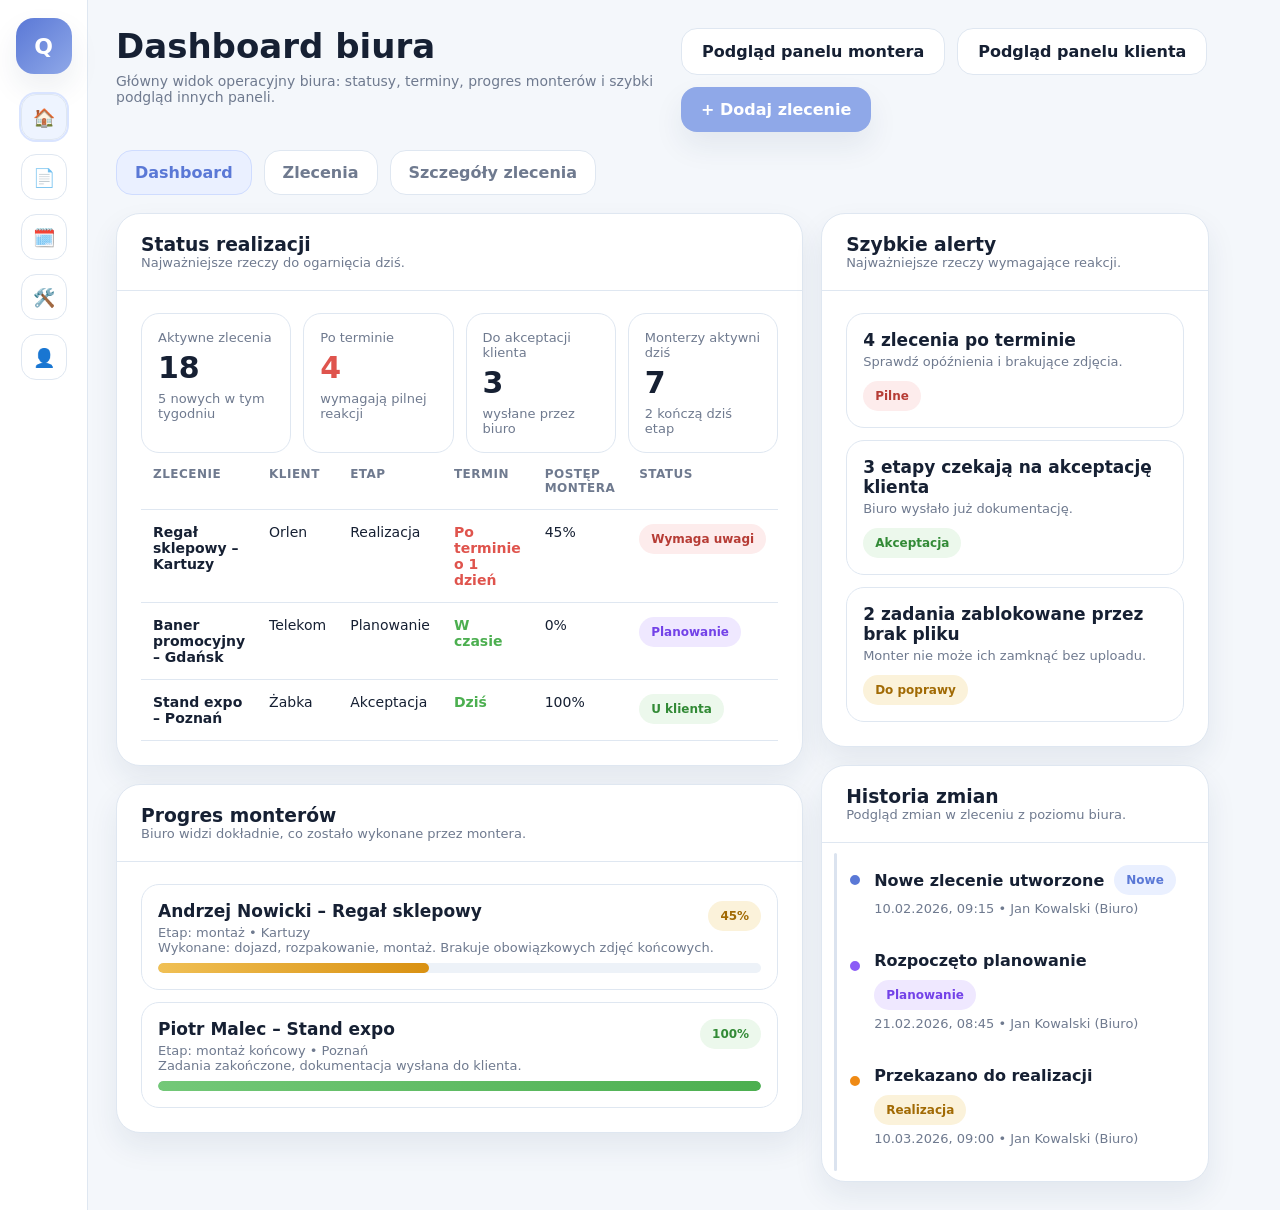
<file: docs/index.html>
<!DOCTYPE html>
<html lang="pl">
<head>
  <meta charset="UTF-8" />
  <meta name="viewport" content="width=device-width, initial-scale=1.0" />
  <title>Dashboard biura</title>
  <link rel="stylesheet" href="styles.css" />
</head>
<body>
  <div class="app">
    <aside class="sidebar">
      <div class="logo">Q</div>
      <a class="side-icon active" href="index.html">🏠</a>
      <a class="side-icon" href="zlecenia.html">📄</a>
      <a class="side-icon" href="zlecenie.html">🗓️</a>
      <a class="side-icon" href="monter.html">🛠️</a>
      <a class="side-icon" href="klient.html">👤</a>
    </aside>

    <main class="main">
      <div class="topbar">
        <div class="title-wrap">
          <h1>Dashboard biura</h1>
          <p>Główny widok operacyjny biura: statusy, terminy, progres monterów i szybki podgląd innych paneli.</p>
        </div>
        <div class="top-actions">
          <a class="btn btn-secondary" href="monter.html">Podgląd panelu montera</a>
          <a class="btn btn-secondary" href="klient.html">Podgląd panelu klienta</a>
          <a class="btn btn-primary" href="zlecenie.html">+ Dodaj zlecenie</a>
        </div>
      </div>

      <div class="tabs">
        <a class="tab active" href="index.html">Dashboard</a>
        <a class="tab" href="zlecenia.html">Zlecenia</a>
        <a class="tab" href="zlecenie.html">Szczegóły zlecenia</a>
      </div>

      <div class="grid-2">
        <div>
          <div class="card">
            <div class="card-header">
              <div>
                <h3>Status realizacji</h3>
                <p>Najważniejsze rzeczy do ogarnięcia dziś.</p>
              </div>
            </div>
            <div class="card-body">
              <div class="stats">
                <div class="stat">
                  <div class="label">Aktywne zlecenia</div>
                  <div class="value">18</div>
                  <div class="small">5 nowych w tym tygodniu</div>
                </div>
                <div class="stat">
                  <div class="label">Po terminie</div>
                  <div class="value overdue">4</div>
                  <div class="small">wymagają pilnej reakcji</div>
                </div>
                <div class="stat">
                  <div class="label">Do akceptacji klienta</div>
                  <div class="value">3</div>
                  <div class="small">wysłane przez biuro</div>
                </div>
                <div class="stat">
                  <div class="label">Monterzy aktywni dziś</div>
                  <div class="value">7</div>
                  <div class="small">2 kończą dziś etap</div>
                </div>
              </div>

              <table>
                <thead>
                  <tr>
                    <th>Zlecenie</th>
                    <th>Klient</th>
                    <th>Etap</th>
                    <th>Termin</th>
                    <th>Postęp montera</th>
                    <th>Status</th>
                  </tr>
                </thead>
                <tbody>
                  <tr>
                    <td><strong>Regał sklepowy – Kartuzy</strong></td>
                    <td>Orlen</td>
                    <td>Realizacja</td>
                    <td><span class="overdue">Po terminie o 1 dzień</span></td>
                    <td>45%</td>
                    <td><span class="badge danger">Wymaga uwagi</span></td>
                  </tr>
                  <tr>
                    <td><strong>Baner promocyjny – Gdańsk</strong></td>
                    <td>Telekom</td>
                    <td>Planowanie</td>
                    <td><span class="on-time">W czasie</span></td>
                    <td>0%</td>
                    <td><span class="badge violet">Planowanie</span></td>
                  </tr>
                  <tr>
                    <td><strong>Stand expo – Poznań</strong></td>
                    <td>Żabka</td>
                    <td>Akceptacja</td>
                    <td><span class="on-time">Dziś</span></td>
                    <td>100%</td>
                    <td><span class="badge success">U klienta</span></td>
                  </tr>
                </tbody>
              </table>
            </div>
          </div>

          <div class="card">
            <div class="card-header">
              <div>
                <h3>Progres monterów</h3>
                <p>Biuro widzi dokładnie, co zostało wykonane przez montera.</p>
              </div>
            </div>
            <div class="card-body list">
              <div class="task-card">
                <div class="task-top">
                  <div>
                    <div class="task-title">Andrzej Nowicki – Regał sklepowy</div>
                    <div class="task-meta">Etap: montaż • Kartuzy</div>
                  </div>
                  <span class="badge warning">45%</span>
                </div>
                <div class="small">Wykonane: dojazd, rozpakowanie, montaż. Brakuje obowiązkowych zdjęć końcowych.</div>
                <div class="progress warning"><span style="width:45%"></span></div>
              </div>

              <div class="task-card">
                <div class="task-top">
                  <div>
                    <div class="task-title">Piotr Malec – Stand expo</div>
                    <div class="task-meta">Etap: montaż końcowy • Poznań</div>
                  </div>
                  <span class="badge success">100%</span>
                </div>
                <div class="small">Zadania zakończone, dokumentacja wysłana do klienta.</div>
                <div class="progress success"><span style="width:100%"></span></div>
              </div>
            </div>
          </div>
        </div>

        <div>
          <div class="card">
            <div class="card-header">
              <div>
                <h3>Szybkie alerty</h3>
                <p>Najważniejsze rzeczy wymagające reakcji.</p>
              </div>
            </div>
            <div class="card-body list">
              <div class="task-card">
                <div class="task-top">
                  <div>
                    <div class="task-title">4 zlecenia po terminie</div>
                    <div class="task-meta">Sprawdź opóźnienia i brakujące zdjęcia.</div>
                  </div>
                  <span class="badge danger">Pilne</span>
                </div>
              </div>
              <div class="task-card">
                <div class="task-top">
                  <div>
                    <div class="task-title">3 etapy czekają na akceptację klienta</div>
                    <div class="task-meta">Biuro wysłało już dokumentację.</div>
                  </div>
                  <span class="badge success">Akceptacja</span>
                </div>
              </div>
              <div class="task-card">
                <div class="task-top">
                  <div>
                    <div class="task-title">2 zadania zablokowane przez brak pliku</div>
                    <div class="task-meta">Monter nie może ich zamknąć bez uploadu.</div>
                  </div>
                  <span class="badge warning">Do poprawy</span>
                </div>
              </div>
            </div>
          </div>

          <div class="card">
            <div class="card-header">
              <div>
                <h3>Historia zmian</h3>
                <p>Podgląd zmian w zleceniu z poziomu biura.</p>
              </div>
            </div>
            <div class="card-body history">
              <div class="history-item">
                <span class="history-dot dot-blue"></span>
                <div class="history-title">Nowe zlecenie utworzone <span class="badge info">Nowe</span></div>
                <div class="history-desc">10.02.2026, 09:15 • Jan Kowalski (Biuro)</div>
              </div>
              <div class="history-item">
                <span class="history-dot dot-violet"></span>
                <div class="history-title">Rozpoczęto planowanie <span class="badge violet">Planowanie</span></div>
                <div class="history-desc">21.02.2026, 08:45 • Jan Kowalski (Biuro)</div>
              </div>
              <div class="history-item">
                <span class="history-dot dot-orange"></span>
                <div class="history-title">Przekazano do realizacji <span class="badge warning">Realizacja</span></div>
                <div class="history-desc">10.03.2026, 09:00 • Jan Kowalski (Biuro)</div>
              </div>
            </div>
          </div>
        </div>
      </div>
    </main>
  </div>
</body>
</html>
</file>
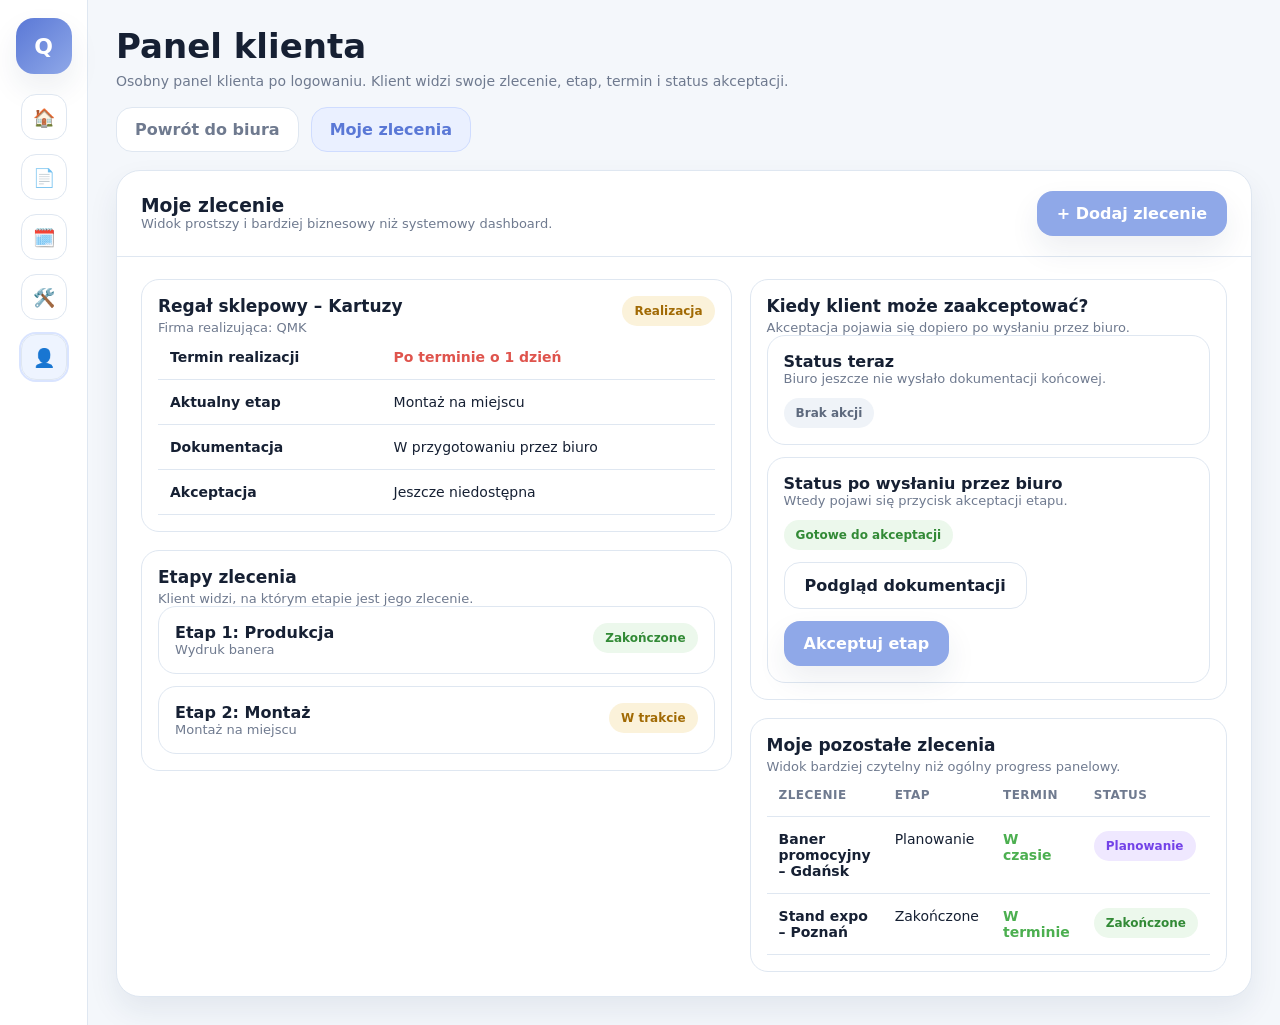
<file: docs/klient.html>
<!DOCTYPE html>
<html lang="pl">
<head>
  <meta charset="UTF-8" />
  <meta name="viewport" content="width=device-width, initial-scale=1.0" />
  <title>Panel klienta</title>
  <link rel="stylesheet" href="styles.css" />
</head>
<body>
  <div class="app">
    <aside class="sidebar">
      <div class="logo">Q</div>
      <a class="side-icon" href="index.html">🏠</a>
      <a class="side-icon" href="zlecenia.html">📄</a>
      <a class="side-icon" href="zlecenie.html">🗓️</a>
      <a class="side-icon" href="monter.html">🛠️</a>
      <a class="side-icon active" href="klient.html">👤</a>
    </aside>

    <main class="main">
      <div class="topbar">
        <div class="title-wrap">
          <h1>Panel klienta</h1>
          <p>Osobny panel klienta po logowaniu. Klient widzi swoje zlecenie, etap, termin i status akceptacji.</p>
        </div>
      </div>

      <div class="tabs">
        <a class="tab" href="index.html">Powrót do biura</a>
        <a class="tab active" href="klient.html">Moje zlecenia</a>
      </div>

      <div class="card">
        <div class="card-header">
          <div>
            <h3>Moje zlecenie</h3>
            <p>Widok prostszy i bardziej biznesowy niż systemowy dashboard.</p>
          </div>
          <a class="btn btn-primary" href="#">+ Dodaj zlecenie</a>
        </div>
        <div class="card-body">
          <div class="grid-2">
            <div>
              <div class="task-card">
                <div class="task-top">
                  <div>
                    <div class="task-title">Regał sklepowy – Kartuzy</div>
                    <div class="task-meta">Firma realizująca: QMK</div>
                  </div>
                  <span class="badge warning">Realizacja</span>
                </div>

                <table>
                  <tbody>
                    <tr>
                      <td><strong>Termin realizacji</strong></td>
                      <td><span class="overdue">Po terminie o 1 dzień</span></td>
                    </tr>
                    <tr>
                      <td><strong>Aktualny etap</strong></td>
                      <td>Montaż na miejscu</td>
                    </tr>
                    <tr>
                      <td><strong>Dokumentacja</strong></td>
                      <td>W przygotowaniu przez biuro</td>
                    </tr>
                    <tr>
                      <td><strong>Akceptacja</strong></td>
                      <td>Jeszcze niedostępna</td>
                    </tr>
                  </tbody>
                </table>
              </div>

              <div class="task-card" style="margin-top:18px;">
                <div class="task-top">
                  <div>
                    <div class="task-title">Etapy zlecenia</div>
                    <div class="task-meta">Klient widzi, na którym etapie jest jego zlecenie.</div>
                  </div>
                </div>

                <div class="list">
                  <div class="vendor-card">
                    <div class="vendor-head">
                      <div>
                        <strong>Etap 1: Produkcja</strong>
                        <div class="small">Wydruk banera</div>
                      </div>
                      <span class="badge success">Zakończone</span>
                    </div>
                  </div>

                  <div class="vendor-card">
                    <div class="vendor-head">
                      <div>
                        <strong>Etap 2: Montaż</strong>
                        <div class="small">Montaż na miejscu</div>
                      </div>
                      <span class="badge warning">W trakcie</span>
                    </div>
                  </div>
                </div>
              </div>
            </div>

            <div>
              <div class="task-card">
                <div class="task-top">
                  <div>
                    <div class="task-title">Kiedy klient może zaakceptować?</div>
                    <div class="task-meta">Akceptacja pojawia się dopiero po wysłaniu przez biuro.</div>
                  </div>
                </div>

                <div class="list">
                  <div class="vendor-card">
                    <div class="vendor-head">
                      <div>
                        <strong>Status teraz</strong>
                        <div class="small">Biuro jeszcze nie wysłało dokumentacji końcowej.</div>
                      </div>
                      <span class="badge gray">Brak akcji</span>
                    </div>
                  </div>

                  <div class="vendor-card">
                    <div class="vendor-head">
                      <div>
                        <strong>Status po wysłaniu przez biuro</strong>
                        <div class="small">Wtedy pojawi się przycisk akceptacji etapu.</div>
                      </div>
                      <span class="badge success">Gotowe do akceptacji</span>
                    </div>
                    <div class="header-inline" style="margin-top:12px;">
                      <a class="btn btn-secondary" href="#">Podgląd dokumentacji</a>
                      <a class="btn btn-primary" href="#">Akceptuj etap</a>
                    </div>
                  </div>
                </div>
              </div>

              <div class="task-card" style="margin-top:18px;">
                <div class="task-top">
                  <div>
                    <div class="task-title">Moje pozostałe zlecenia</div>
                    <div class="task-meta">Widok bardziej czytelny niż ogólny progress panelowy.</div>
                  </div>
                </div>

                <table>
                  <thead>
                    <tr>
                      <th>Zlecenie</th>
                      <th>Etap</th>
                      <th>Termin</th>
                      <th>Status</th>
                    </tr>
                  </thead>
                  <tbody>
                    <tr>
                      <td><strong>Baner promocyjny – Gdańsk</strong></td>
                      <td>Planowanie</td>
                      <td><span class="on-time">W czasie</span></td>
                      <td><span class="badge violet">Planowanie</span></td>
                    </tr>
                    <tr>
                      <td><strong>Stand expo – Poznań</strong></td>
                      <td>Zakończone</td>
                      <td><span class="on-time">W terminie</span></td>
                      <td><span class="badge success">Zakończone</span></td>
                    </tr>
                  </tbody>
                </table>
              </div>
            </div>
          </div>
        </div>
      </div>
    </main>
  </div>
</body>
</html>
</file>
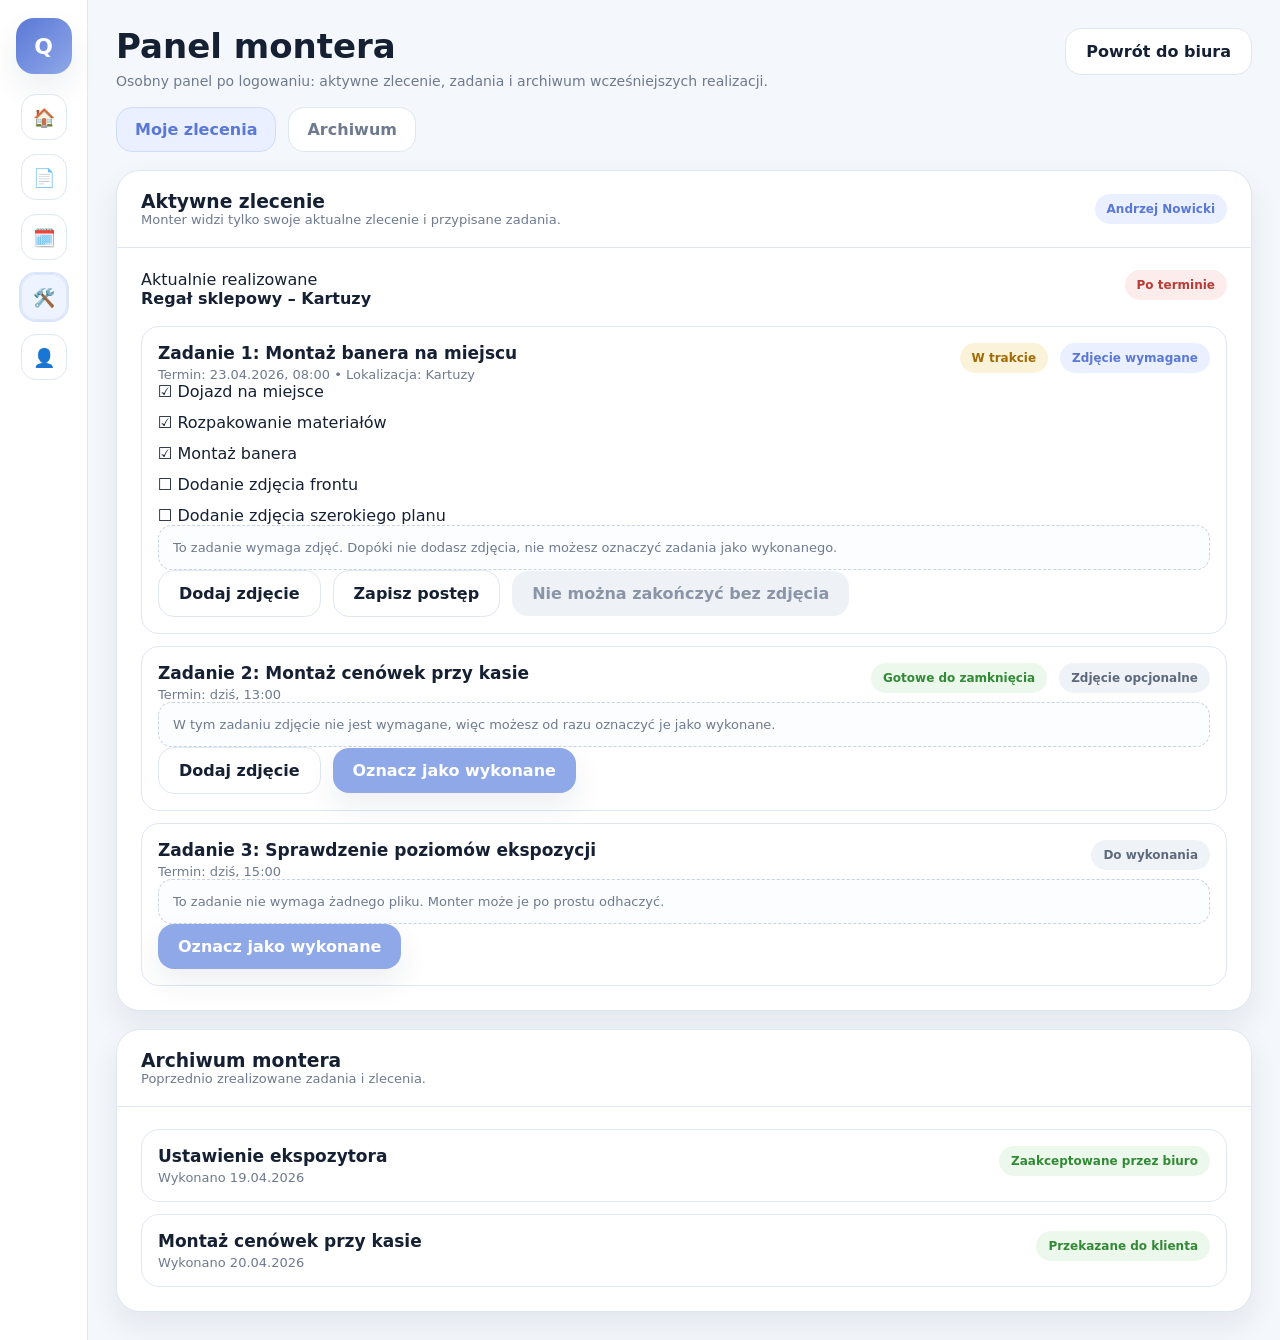
<file: docs/monter.html>
<!DOCTYPE html>
<html lang="pl">
<head>
  <meta charset="UTF-8" />
  <meta name="viewport" content="width=device-width, initial-scale=1.0" />
  <title>Panel montera</title>
  <link rel="stylesheet" href="styles.css" />
</head>
<body>
  <div class="app">
    <aside class="sidebar">
      <div class="logo">Q</div>
      <a class="side-icon" href="index.html">🏠</a>
      <a class="side-icon" href="zlecenia.html">📄</a>
      <a class="side-icon" href="zlecenie.html">🗓️</a>
      <a class="side-icon active" href="monter.html">🛠️</a>
      <a class="side-icon" href="klient.html">👤</a>
    </aside>

    <main class="main">
      <div class="topbar">
        <div class="title-wrap">
          <h1>Panel montera</h1>
          <p>Osobny panel po logowaniu: aktywne zlecenie, zadania i archiwum wcześniejszych realizacji.</p>
        </div>
        <div class="top-actions">
          <a class="btn btn-secondary" href="index.html">Powrót do biura</a>
        </div>
      </div>

      <div class="tabs">
        <a class="tab active" href="monter.html">Moje zlecenia</a>
        <a class="tab" href="#archiwum">Archiwum</a>
      </div>

      <div class="card">
        <div class="card-header">
          <div>
            <h3>Aktywne zlecenie</h3>
            <p>Monter widzi tylko swoje aktualne zlecenie i przypisane zadania.</p>
          </div>
          <span class="badge info">Andrzej Nowicki</span>
        </div>
        <div class="card-body">
          <div class="subtitle">
            <div>
              <div class="section-title">Aktualnie realizowane</div>
              <h4>Regał sklepowy – Kartuzy</h4>
            </div>
            <span class="badge danger">Po terminie</span>
          </div>

          <div class="list" style="margin-top:18px;">
            <div class="task-card">
              <div class="task-top">
                <div>
                  <div class="task-title">Zadanie 1: Montaż banera na miejscu</div>
                  <div class="task-meta">Termin: 23.04.2026, 08:00 • Lokalizacja: Kartuzy</div>
                </div>
                <div class="header-inline">
                  <span class="badge warning">W trakcie</span>
                  <span class="badge info">Zdjęcie wymagane</span>
                </div>
              </div>

              <div class="list">
                <div>☑ Dojazd na miejsce</div>
                <div>☑ Rozpakowanie materiałów</div>
                <div>☑ Montaż banera</div>
                <div>☐ Dodanie zdjęcia frontu</div>
                <div>☐ Dodanie zdjęcia szerokiego planu</div>
              </div>

              <div class="photo-box">
                To zadanie wymaga zdjęć. Dopóki nie dodasz zdjęcia, nie możesz oznaczyć zadania jako wykonanego.
              </div>

              <div class="header-inline">
                <a class="btn btn-secondary" href="#">Dodaj zdjęcie</a>
                <a class="btn btn-secondary" href="#">Zapisz postęp</a>
                <span class="btn-disabled">Nie można zakończyć bez zdjęcia</span>
              </div>
            </div>

            <div class="task-card">
              <div class="task-top">
                <div>
                  <div class="task-title">Zadanie 2: Montaż cenówek przy kasie</div>
                  <div class="task-meta">Termin: dziś, 13:00</div>
                </div>
                <div class="header-inline">
                  <span class="badge success">Gotowe do zamknięcia</span>
                  <span class="badge gray">Zdjęcie opcjonalne</span>
                </div>
              </div>

              <div class="photo-box">
                W tym zadaniu zdjęcie nie jest wymagane, więc możesz od razu oznaczyć je jako wykonane.
              </div>

              <div class="header-inline">
                <a class="btn btn-secondary" href="#">Dodaj zdjęcie</a>
                <a class="btn btn-primary" href="#">Oznacz jako wykonane</a>
              </div>
            </div>

            <div class="task-card">
              <div class="task-top">
                <div>
                  <div class="task-title">Zadanie 3: Sprawdzenie poziomów ekspozycji</div>
                  <div class="task-meta">Termin: dziś, 15:00</div>
                </div>
                <div class="header-inline">
                  <span class="badge gray">Do wykonania</span>
                </div>
              </div>

              <div class="photo-box">
                To zadanie nie wymaga żadnego pliku. Monter może je po prostu odhaczyć.
              </div>

              <div class="header-inline">
                <a class="btn btn-primary" href="#">Oznacz jako wykonane</a>
              </div>
            </div>
          </div>
        </div>
      </div>

      <div class="card" id="archiwum">
        <div class="card-header">
          <div>
            <h3>Archiwum montera</h3>
            <p>Poprzednio zrealizowane zadania i zlecenia.</p>
          </div>
        </div>
        <div class="card-body list">
          <div class="task-card">
            <div class="task-top">
              <div>
                <div class="task-title">Ustawienie ekspozytora</div>
                <div class="task-meta">Wykonano 19.04.2026</div>
              </div>
              <span class="badge success">Zaakceptowane przez biuro</span>
            </div>
          </div>

          <div class="task-card">
            <div class="task-top">
              <div>
                <div class="task-title">Montaż cenówek przy kasie</div>
                <div class="task-meta">Wykonano 20.04.2026</div>
              </div>
              <span class="badge success">Przekazane do klienta</span>
            </div>
          </div>
        </div>
      </div>
    </main>
  </div>
</body>
</html>
</file>
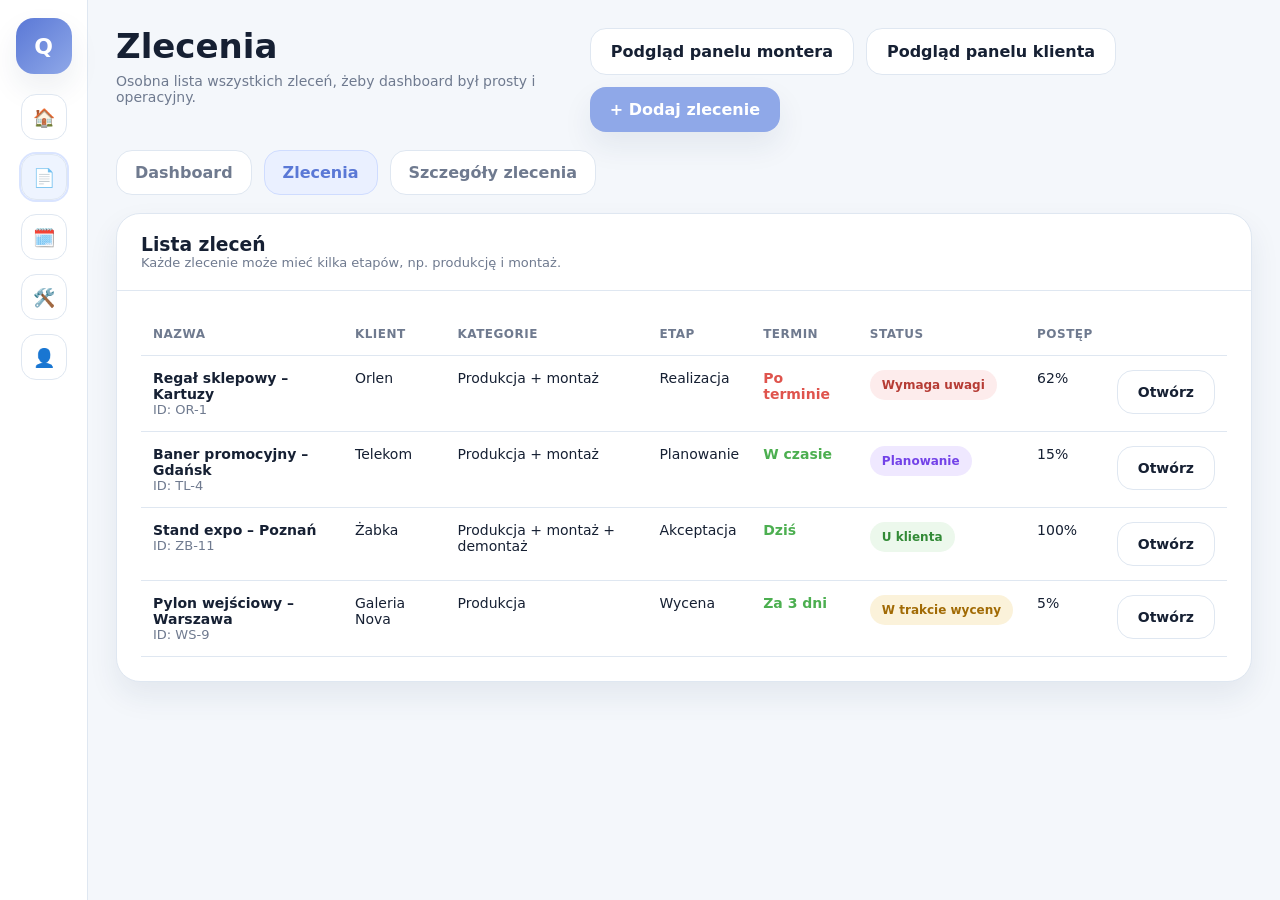
<file: docs/zlecenia.html>
<!DOCTYPE html>
<html lang="pl">
<head>
  <meta charset="UTF-8" />
  <meta name="viewport" content="width=device-width, initial-scale=1.0" />
  <title>Zlecenia</title>
  <link rel="stylesheet" href="styles.css" />
</head>
<body>
  <div class="app">
    <aside class="sidebar">
      <div class="logo">Q</div>
      <a class="side-icon" href="index.html">🏠</a>
      <a class="side-icon active" href="zlecenia.html">📄</a>
      <a class="side-icon" href="zlecenie.html">🗓️</a>
      <a class="side-icon" href="monter.html">🛠️</a>
      <a class="side-icon" href="klient.html">👤</a>
    </aside>

    <main class="main">
      <div class="topbar">
        <div class="title-wrap">
          <h1>Zlecenia</h1>
          <p>Osobna lista wszystkich zleceń, żeby dashboard był prosty i operacyjny.</p>
        </div>
        <div class="top-actions">
          <a class="btn btn-secondary" href="monter.html">Podgląd panelu montera</a>
          <a class="btn btn-secondary" href="klient.html">Podgląd panelu klienta</a>
          <a class="btn btn-primary" href="zlecenie.html">+ Dodaj zlecenie</a>
        </div>
      </div>

      <div class="tabs">
        <a class="tab" href="index.html">Dashboard</a>
        <a class="tab active" href="zlecenia.html">Zlecenia</a>
        <a class="tab" href="zlecenie.html">Szczegóły zlecenia</a>
      </div>

      <div class="card">
        <div class="card-header">
          <div>
            <h3>Lista zleceń</h3>
            <p>Każde zlecenie może mieć kilka etapów, np. produkcję i montaż.</p>
          </div>
        </div>
        <div class="card-body">
          <table>
            <thead>
              <tr>
                <th>Nazwa</th>
                <th>Klient</th>
                <th>Kategorie</th>
                <th>Etap</th>
                <th>Termin</th>
                <th>Status</th>
                <th>Postęp</th>
                <th></th>
              </tr>
            </thead>
            <tbody>
              <tr>
                <td>
                  <strong>Regał sklepowy – Kartuzy</strong>
                  <div class="small">ID: OR-1</div>
                </td>
                <td>Orlen</td>
                <td>Produkcja + montaż</td>
                <td>Realizacja</td>
                <td><span class="overdue">Po terminie</span></td>
                <td><span class="badge danger">Wymaga uwagi</span></td>
                <td>62%</td>
                <td><a class="btn btn-secondary" href="zlecenie.html">Otwórz</a></td>
              </tr>

              <tr>
                <td>
                  <strong>Baner promocyjny – Gdańsk</strong>
                  <div class="small">ID: TL-4</div>
                </td>
                <td>Telekom</td>
                <td>Produkcja + montaż</td>
                <td>Planowanie</td>
                <td><span class="on-time">W czasie</span></td>
                <td><span class="badge violet">Planowanie</span></td>
                <td>15%</td>
                <td><a class="btn btn-secondary" href="zlecenie.html">Otwórz</a></td>
              </tr>

              <tr>
                <td>
                  <strong>Stand expo – Poznań</strong>
                  <div class="small">ID: ZB-11</div>
                </td>
                <td>Żabka</td>
                <td>Produkcja + montaż + demontaż</td>
                <td>Akceptacja</td>
                <td><span class="on-time">Dziś</span></td>
                <td><span class="badge success">U klienta</span></td>
                <td>100%</td>
                <td><a class="btn btn-secondary" href="zlecenie.html">Otwórz</a></td>
              </tr>

              <tr>
                <td>
                  <strong>Pylon wejściowy – Warszawa</strong>
                  <div class="small">ID: WS-9</div>
                </td>
                <td>Galeria Nova</td>
                <td>Produkcja</td>
                <td>Wycena</td>
                <td><span class="on-time">Za 3 dni</span></td>
                <td><span class="badge warning">W trakcie wyceny</span></td>
                <td>5%</td>
                <td><a class="btn btn-secondary" href="zlecenie.html">Otwórz</a></td>
              </tr>
            </tbody>
          </table>
        </div>
      </div>
    </main>
  </div>
</body>
</html>
</file>
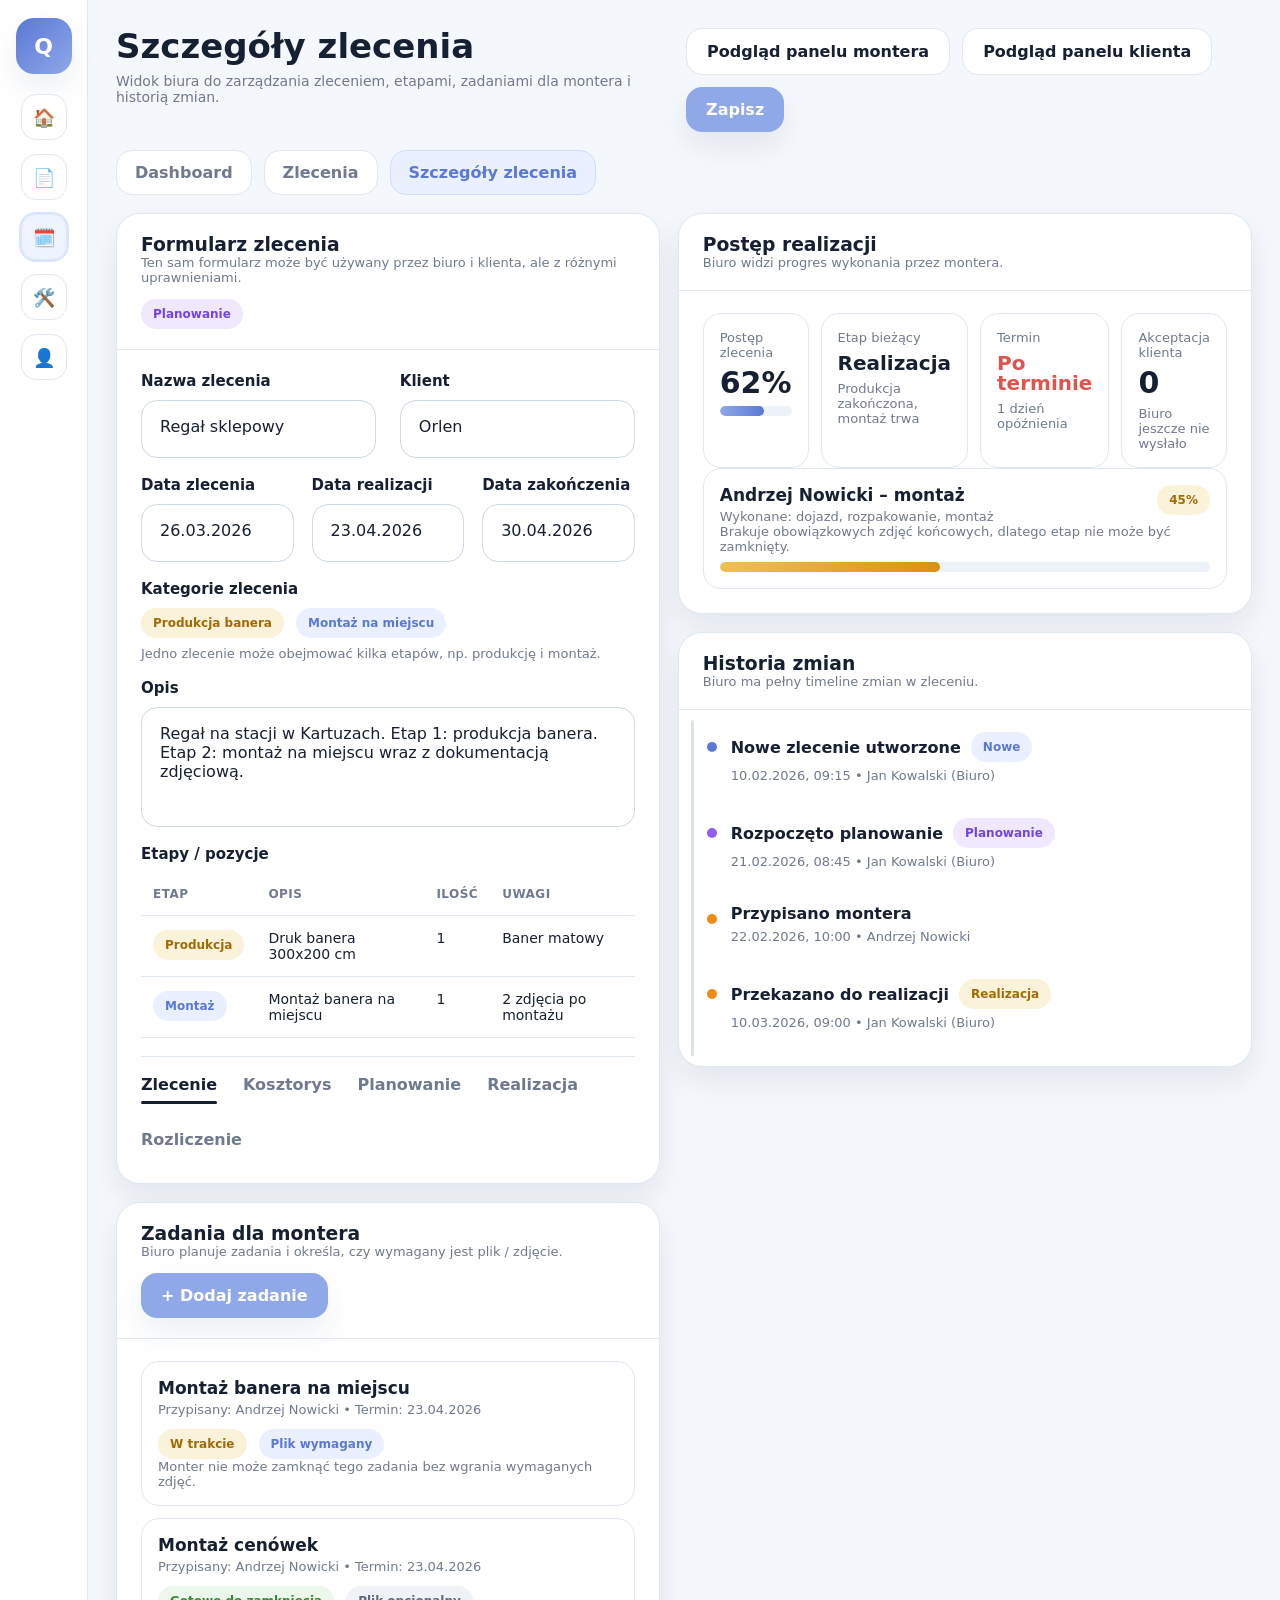
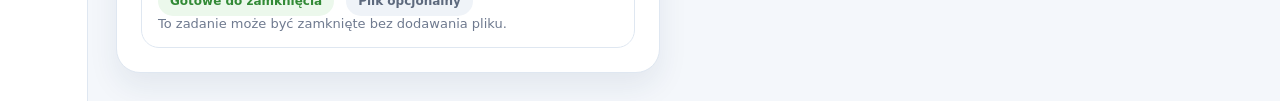
<file: docs/zlecenie.html>
<!DOCTYPE html>
<html lang="pl">
<head>
  <meta charset="UTF-8" />
  <meta name="viewport" content="width=device-width, initial-scale=1.0" />
  <title>Szczegóły zlecenia</title>
  <link rel="stylesheet" href="styles.css" />
</head>
<body>
  <div class="app">
    <aside class="sidebar">
      <div class="logo">Q</div>
      <a class="side-icon" href="index.html">🏠</a>
      <a class="side-icon" href="zlecenia.html">📄</a>
      <a class="side-icon active" href="zlecenie.html">🗓️</a>
      <a class="side-icon" href="monter.html">🛠️</a>
      <a class="side-icon" href="klient.html">👤</a>
    </aside>

    <main class="main">
      <div class="topbar">
        <div class="title-wrap">
          <h1>Szczegóły zlecenia</h1>
          <p>Widok biura do zarządzania zleceniem, etapami, zadaniami dla montera i historią zmian.</p>
        </div>
        <div class="top-actions">
          <a class="btn btn-secondary" href="monter.html">Podgląd panelu montera</a>
          <a class="btn btn-secondary" href="klient.html">Podgląd panelu klienta</a>
          <a class="btn btn-primary" href="#">Zapisz</a>
        </div>
      </div>

      <div class="tabs">
        <a class="tab" href="index.html">Dashboard</a>
        <a class="tab" href="zlecenia.html">Zlecenia</a>
        <a class="tab active" href="zlecenie.html">Szczegóły zlecenia</a>
      </div>

      <div class="grid-2">
        <div>
          <div class="card">
            <div class="card-header">
              <div>
                <h3>Formularz zlecenia</h3>
                <p>Ten sam formularz może być używany przez biuro i klienta, ale z różnymi uprawnieniami.</p>
              </div>
              <span class="badge violet">Planowanie</span>
            </div>
            <div class="card-body">
              <div class="form-grid">
                <div class="field">
                  <label>Nazwa zlecenia</label>
                  <div class="input">Regał sklepowy</div>
                </div>
                <div class="field">
                  <label>Klient</label>
                  <div class="input">Orlen</div>
                </div>
              </div>

              <div class="form-grid-3" style="margin-top:18px;">
                <div class="field">
                  <label>Data zlecenia</label>
                  <div class="input">26.03.2026</div>
                </div>
                <div class="field">
                  <label>Data realizacji</label>
                  <div class="input">23.04.2026</div>
                </div>
                <div class="field">
                  <label>Data zakończenia</label>
                  <div class="input">30.04.2026</div>
                </div>
              </div>

              <div class="field" style="margin-top:18px;">
                <label>Kategorie zlecenia</label>
                <div class="header-inline">
                  <span class="badge warning">Produkcja banera</span>
                  <span class="badge info">Montaż na miejscu</span>
                </div>
                <div class="small" style="margin-top:8px;">
                  Jedno zlecenie może obejmować kilka etapów, np. produkcję i montaż.
                </div>
              </div>

              <div class="field" style="margin-top:18px;">
                <label>Opis</label>
                <div class="input" style="min-height:120px;">
                  Regał na stacji w Kartuzach. Etap 1: produkcja banera. Etap 2: montaż na miejscu wraz z dokumentacją zdjęciową.
                </div>
              </div>

              <div class="field" style="margin-top:18px;">
                <label>Etapy / pozycje</label>
                <table>
                  <thead>
                    <tr>
                      <th>Etap</th>
                      <th>Opis</th>
                      <th>Ilość</th>
                      <th>Uwagi</th>
                    </tr>
                  </thead>
                  <tbody>
                    <tr>
                      <td><span class="badge warning">Produkcja</span></td>
                      <td>Druk banera 300x200 cm</td>
                      <td>1</td>
                      <td>Baner matowy</td>
                    </tr>
                    <tr>
                      <td><span class="badge info">Montaż</span></td>
                      <td>Montaż banera na miejscu</td>
                      <td>1</td>
                      <td>2 zdjęcia po montażu</td>
                    </tr>
                  </tbody>
                </table>
              </div>

              <div class="workflow">
                <span class="active">Zlecenie</span>
                <span>Kosztorys</span>
                <span>Planowanie</span>
                <span>Realizacja</span>
                <span>Rozliczenie</span>
              </div>
            </div>
          </div>

          <div class="card">
            <div class="card-header">
              <div>
                <h3>Zadania dla montera</h3>
                <p>Biuro planuje zadania i określa, czy wymagany jest plik / zdjęcie.</p>
              </div>
              <a class="btn btn-primary" href="#">+ Dodaj zadanie</a>
            </div>
            <div class="card-body list">
              <div class="task-card">
                <div class="task-top">
                  <div>
                    <div class="task-title">Montaż banera na miejscu</div>
                    <div class="task-meta">Przypisany: Andrzej Nowicki • Termin: 23.04.2026</div>
                  </div>
                  <div class="header-inline">
                    <span class="badge warning">W trakcie</span>
                    <span class="badge info">Plik wymagany</span>
                  </div>
                </div>
                <div class="small">Monter nie może zamknąć tego zadania bez wgrania wymaganych zdjęć.</div>
              </div>

              <div class="task-card">
                <div class="task-top">
                  <div>
                    <div class="task-title">Montaż cenówek</div>
                    <div class="task-meta">Przypisany: Andrzej Nowicki • Termin: 23.04.2026</div>
                  </div>
                  <div class="header-inline">
                    <span class="badge success">Gotowe do zamknięcia</span>
                    <span class="badge gray">Plik opcjonalny</span>
                  </div>
                </div>
                <div class="small">To zadanie może być zamknięte bez dodawania pliku.</div>
              </div>
            </div>
          </div>
        </div>

        <div>
          <div class="card">
            <div class="card-header">
              <div>
                <h3>Postęp realizacji</h3>
                <p>Biuro widzi progres wykonania przez montera.</p>
              </div>
            </div>
            <div class="card-body">
              <div class="stats">
                <div class="stat">
                  <div class="label">Postęp zlecenia</div>
                  <div class="value">62%</div>
                  <div class="progress"><span style="width:62%"></span></div>
                </div>
                <div class="stat">
                  <div class="label">Etap bieżący</div>
                  <div class="value" style="font-size:20px;">Realizacja</div>
                  <div class="small">Produkcja zakończona, montaż trwa</div>
                </div>
                <div class="stat">
                  <div class="label">Termin</div>
                  <div class="value overdue" style="font-size:20px;">Po terminie</div>
                  <div class="small">1 dzień opóźnienia</div>
                </div>
                <div class="stat">
                  <div class="label">Akceptacja klienta</div>
                  <div class="value">0</div>
                  <div class="small">Biuro jeszcze nie wysłało</div>
                </div>
              </div>

              <div class="task-card">
                <div class="task-top">
                  <div>
                    <div class="task-title">Andrzej Nowicki – montaż</div>
                    <div class="task-meta">Wykonane: dojazd, rozpakowanie, montaż</div>
                  </div>
                  <span class="badge warning">45%</span>
                </div>
                <div class="small">Brakuje obowiązkowych zdjęć końcowych, dlatego etap nie może być zamknięty.</div>
                <div class="progress warning"><span style="width:45%"></span></div>
              </div>
            </div>
          </div>

          <div class="card">
            <div class="card-header">
              <div>
                <h3>Historia zmian</h3>
                <p>Biuro ma pełny timeline zmian w zleceniu.</p>
              </div>
            </div>
            <div class="card-body history">
              <div class="history-item">
                <span class="history-dot dot-blue"></span>
                <div class="history-title">Nowe zlecenie utworzone <span class="badge info">Nowe</span></div>
                <div class="history-desc">10.02.2026, 09:15 • Jan Kowalski (Biuro)</div>
              </div>

              <div class="history-item">
                <span class="history-dot dot-violet"></span>
                <div class="history-title">Rozpoczęto planowanie <span class="badge violet">Planowanie</span></div>
                <div class="history-desc">21.02.2026, 08:45 • Jan Kowalski (Biuro)</div>
              </div>

              <div class="history-item">
                <span class="history-dot dot-orange"></span>
                <div class="history-title">Przypisano montera</div>
                <div class="history-desc">22.02.2026, 10:00 • Andrzej Nowicki</div>
              </div>

              <div class="history-item">
                <span class="history-dot dot-orange"></span>
                <div class="history-title">Przekazano do realizacji <span class="badge warning">Realizacja</span></div>
                <div class="history-desc">10.03.2026, 09:00 • Jan Kowalski (Biuro)</div>
              </div>
            </div>
          </div>
        </div>
      </div>
    </main>
  </div>
</body>
</html>
</file>
<file: docs/styles.css>
:root{
  --bg:#f4f7fb;
  --card:#fff;
  --text:#162033;
  --muted:#6f7a8f;
  --line:#dfe7f1;
  --primary:#8fa8e8;
  --primary-dark:#5a78d6;
  --primary-soft:#eaf0ff;
  --success:#4caf50;
  --success-soft:#ecf8ec;
  --warning:#d99112;
  --warning-soft:#fbf2da;
  --danger:#df544d;
  --danger-soft:#fdecec;
  --violet:#8b5cf6;
  --violet-soft:#efe8ff;
  --shadow:0 14px 30px rgba(31,52,91,.08);
  --radius:24px;
}

*{box-sizing:border-box}

body{
  margin:0;
  font-family:Inter,ui-sans-serif,system-ui,-apple-system,"Segoe UI",sans-serif;
  background:var(--bg);
  color:var(--text);
}

a{
  text-decoration:none;
  color:inherit;
}

.app{
  display:grid;
  grid-template-columns:88px 1fr;
  min-height:100vh;
}

.sidebar{
  background:#fff;
  border-right:1px solid var(--line);
  padding:18px 14px;
  display:flex;
  flex-direction:column;
  gap:14px;
  align-items:center;
}

.logo{
  width:56px;
  height:56px;
  border-radius:18px;
  background:linear-gradient(135deg,var(--primary-dark),var(--primary));
  color:#fff;
  font-size:22px;
  font-weight:800;
  display:grid;
  place-items:center;
  box-shadow:var(--shadow);
  margin-bottom:6px;
}

.side-icon{
  width:46px;
  height:46px;
  border-radius:15px;
  border:1px solid var(--line);
  background:#fff;
  color:var(--muted);
  display:grid;
  place-items:center;
  font-size:18px;
}

.side-icon.active{
  outline:2px solid #d9e4ff;
  background:#eef4ff;
}

.main{
  padding:28px;
}

.topbar{
  display:flex;
  justify-content:space-between;
  align-items:flex-start;
  gap:16px;
  margin-bottom:18px;
}

h1,h2,h3,h4,p{
  margin:0;
}

.title-wrap h1{
  font-size:34px;
  margin-bottom:8px;
  line-height:1.08;
}

.title-wrap p{
  color:var(--muted);
  font-size:14px;
  max-width:850px;
}

.top-actions,
.header-inline,
.tabs{
  display:flex;
  gap:12px;
  flex-wrap:wrap;
  align-items:center;
}

.btn{
  border:0;
  border-radius:16px;
  padding:13px 20px;
  font-weight:700;
  cursor:pointer;
  display:inline-block;
}

.btn-primary{
  background:var(--primary);
  color:#fff;
  box-shadow:var(--shadow);
}

.btn-secondary{
  background:#fff;
  border:1px solid var(--line);
  color:var(--text);
}

.btn-disabled{
  background:#eef2f7;
  color:#8b95a8;
  border-radius:16px;
  padding:13px 20px;
  font-weight:700;
  display:inline-block;
  cursor:not-allowed;
}

.tabs{
  margin-bottom:18px;
}

.tab{
  background:#fff;
  border:1px solid var(--line);
  color:var(--muted);
  padding:12px 18px;
  border-radius:16px;
  font-weight:700;
}

.tab.active{
  background:var(--primary-soft);
  color:var(--primary-dark);
  border-color:#cfdcff;
}

.card{
  background:var(--card);
  border:1px solid var(--line);
  border-radius:var(--radius);
  box-shadow:var(--shadow);
  overflow:hidden;
}

.card + .card{
  margin-top:18px;
}

.card-header{
  padding:20px 24px;
  border-bottom:1px solid var(--line);
  display:flex;
  justify-content:space-between;
  align-items:center;
  gap:14px;
  flex-wrap:wrap;
}

.card-header p,
.small,
.muted{
  color:var(--muted);
  font-size:13px;
}

.card-body{
  padding:22px 24px 24px;
}

.grid-2{
  display:grid;
  grid-template-columns:1.3fr .9fr;
  gap:18px;
}

.grid-3{
  display:grid;
  grid-template-columns:repeat(3,1fr);
  gap:12px;
}

.stats{
  display:grid;
  grid-template-columns:repeat(4,1fr);
  gap:12px;
}

.stat{
  border:1px solid var(--line);
  border-radius:18px;
  padding:16px;
  background:#fff;
}

.label{
  font-size:13px;
  color:var(--muted);
  margin-bottom:8px;
}

.value{
  font-size:30px;
  font-weight:800;
  line-height:1;
  margin-bottom:8px;
}

.progress{
  width:100%;
  height:10px;
  background:#edf2f8;
  border-radius:999px;
  overflow:hidden;
  margin-top:8px;
}

.progress > span{
  display:block;
  height:100%;
  background:linear-gradient(90deg,var(--primary),var(--primary-dark));
  border-radius:inherit;
}

.progress.success > span{
  background:linear-gradient(90deg,#73c878,#4caf50);
}

.progress.warning > span{
  background:linear-gradient(90deg,#f0c055,#d99112);
}

.progress.danger > span{
  background:linear-gradient(90deg,#f08e8e,#df544d);
}

.badge{
  display:inline-flex;
  align-items:center;
  gap:8px;
  padding:8px 12px;
  border-radius:999px;
  font-size:12px;
  font-weight:700;
  white-space:nowrap;
}

.badge.success{
  color:#328a36;
  background:var(--success-soft);
}

.badge.warning{
  color:#a16a04;
  background:var(--warning-soft);
}

.badge.danger{
  color:#b63c35;
  background:var(--danger-soft);
}

.badge.info{
  color:var(--primary-dark);
  background:var(--primary-soft);
}

.badge.violet{
  color:#7342e8;
  background:var(--violet-soft);
}

.badge.gray{
  color:#5d697d;
  background:#eff3f8;
}

table{
  width:100%;
  border-collapse:collapse;
}

th,td{
  padding:14px 12px;
  border-bottom:1px solid var(--line);
  font-size:14px;
  vertical-align:top;
  text-align:left;
}

th{
  color:var(--muted);
  font-size:12px;
  text-transform:uppercase;
  letter-spacing:.04em;
  font-weight:800;
}

.input{
  width:100%;
  background:#fff;
  border:1px solid #ccd8e6;
  border-radius:16px;
  min-height:58px;
  padding:16px 18px;
  color:var(--text);
  font-size:16px;
}

.form-grid{
  display:grid;
  grid-template-columns:repeat(2,1fr);
  gap:18px 24px;
}

.form-grid-3{
  display:grid;
  grid-template-columns:repeat(3,1fr);
  gap:18px;
}

.field label{
  display:block;
  font-weight:800;
  font-size:15px;
  margin-bottom:10px;
}

.workflow{
  display:flex;
  gap:26px;
  padding-top:18px;
  flex-wrap:wrap;
  border-top:1px solid var(--line);
  margin-top:18px;
  font-weight:700;
}

.workflow span{
  color:var(--muted);
  position:relative;
  padding-bottom:10px;
}

.workflow span.active{
  color:var(--text);
}

.workflow span.active::after{
  content:"";
  position:absolute;
  left:0;
  right:0;
  bottom:0;
  height:3px;
  border-radius:99px;
  background:var(--text);
}

.list{
  display:grid;
  gap:12px;
}

.task-card,
.vendor-card{
  border:1px solid var(--line);
  border-radius:18px;
  padding:16px;
  background:#fff;
}

.task-top,
.vendor-head,
.subtitle{
  display:flex;
  justify-content:space-between;
  gap:12px;
  align-items:flex-start;
  flex-wrap:wrap;
}

.task-title{
  font-size:17px;
  font-weight:800;
  margin-bottom:4px;
}

.task-meta{
  color:var(--muted);
  font-size:13px;
}

.photo-box{
  padding:14px;
  border:1px dashed #c8d2e1;
  border-radius:14px;
  background:#fbfdff;
  color:var(--muted);
  font-size:13px;
}

.history{
  position:relative;
  padding-left:28px;
}

.history::before{
  content:"";
  position:absolute;
  left:12px;
  top:10px;
  bottom:10px;
  width:3px;
  border-radius:99px;
  background:#dbe3ef;
}

.history-item{
  position:relative;
  padding:0 0 24px 24px;
}

.history-item:last-child{
  padding-bottom:0;
}

.history-dot{
  position:absolute;
  left:-4px;
  top:6px;
  width:18px;
  height:18px;
  border-radius:999px;
  border:4px solid #fff;
  box-shadow:0 0 0 2px rgba(255,255,255,.85);
}

.dot-blue{background:var(--primary-dark);}
.dot-yellow{background:var(--warning);}
.dot-red{background:#e56b63;}
.dot-green{background:#62c56d;}
.dot-violet{background:var(--violet);}
.dot-orange{background:#ef8a15;}

.history-title{
  font-size:16px;
  font-weight:800;
  display:flex;
  gap:10px;
  flex-wrap:wrap;
  align-items:center;
  margin-bottom:4px;
}

.history-desc{
  color:var(--muted);
  font-size:13px;
  line-height:1.55;
  margin-bottom:8px;
}

.quote{
  font-style:italic;
  color:#637189;
  margin-top:8px;
}

.overdue{
  color:var(--danger);
  font-weight:800;
}

.on-time{
  color:var(--success);
  font-weight:800;
}

@media (max-width: 1200px){
  .grid-2,
  .stats,
  .form-grid,
  .form-grid-3,
  .grid-3{
    grid-template-columns:1fr;
  }
}

@media (max-width: 920px){
  .app{
    grid-template-columns:1fr;
  }

  .sidebar{
    display:none;
  }

  .main{
    padding:18px;
  }

  .topbar{
    flex-direction:column;
  }
}
</file>
